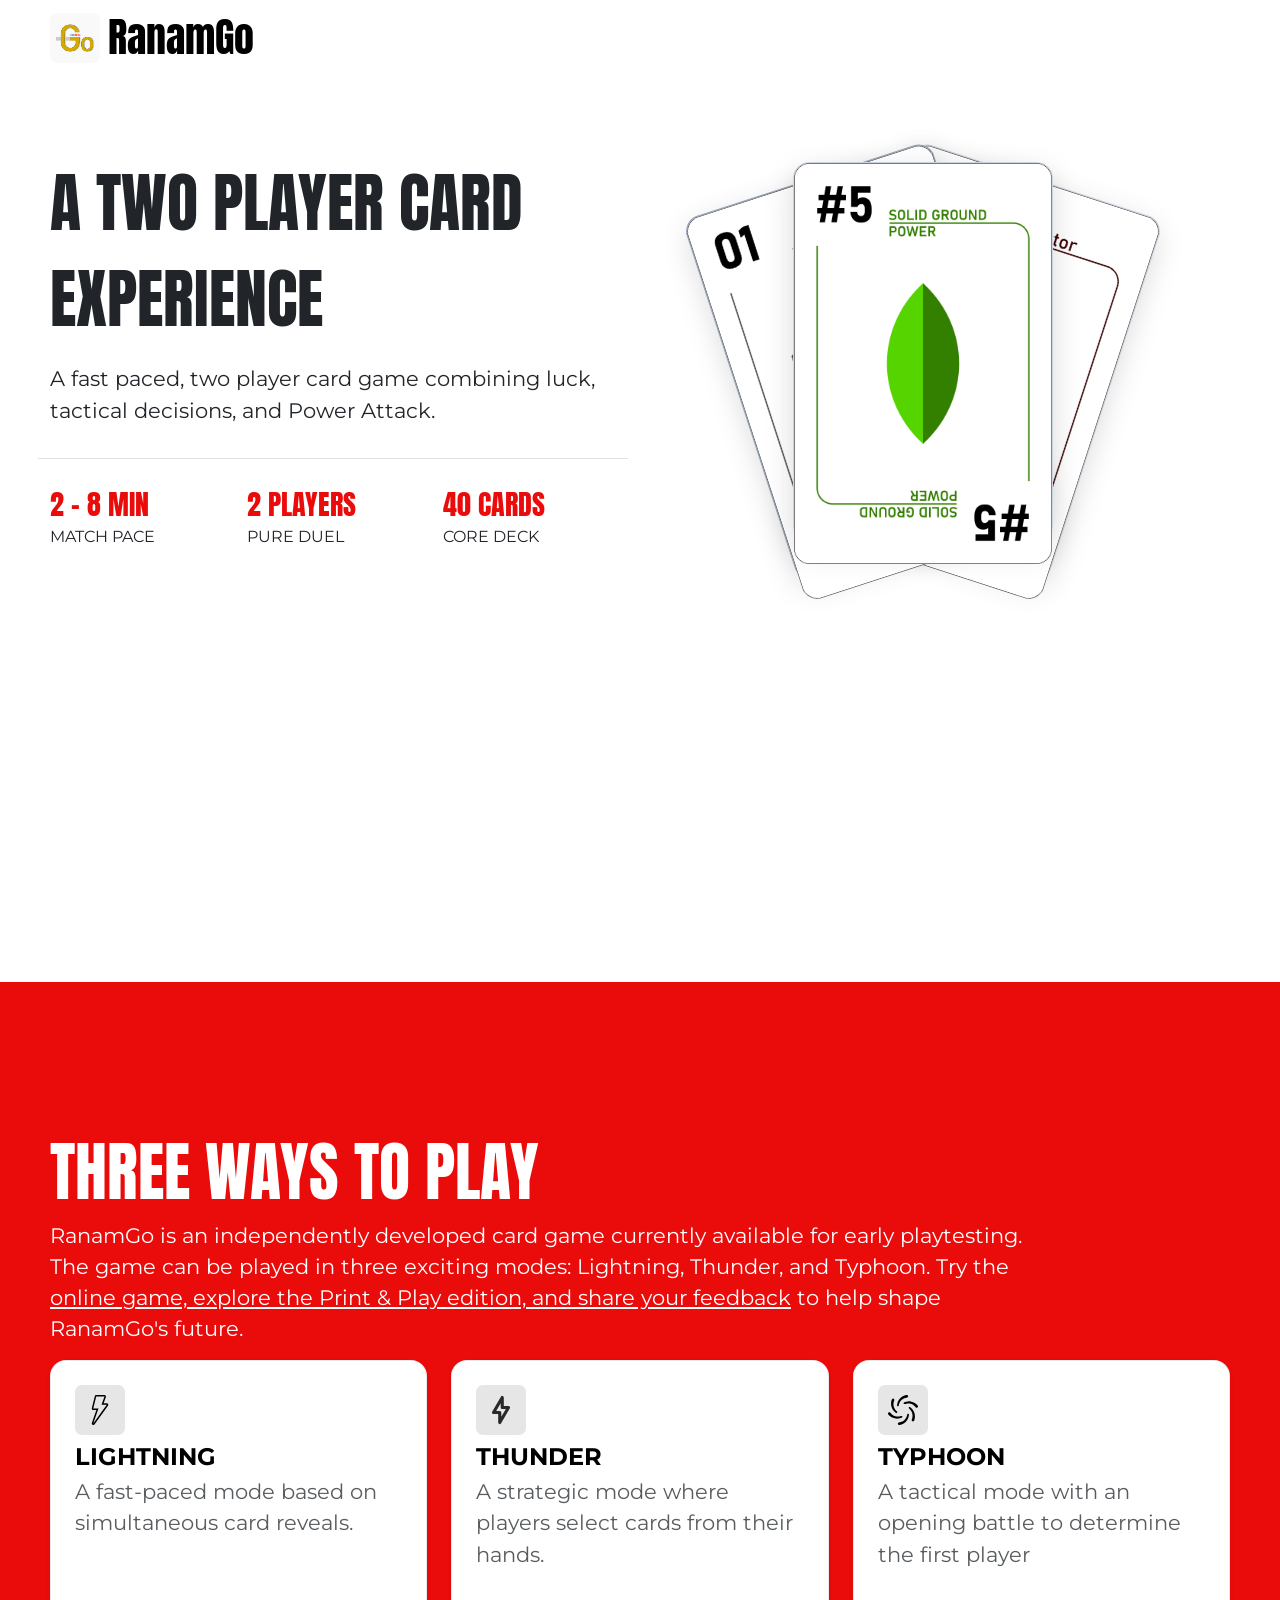
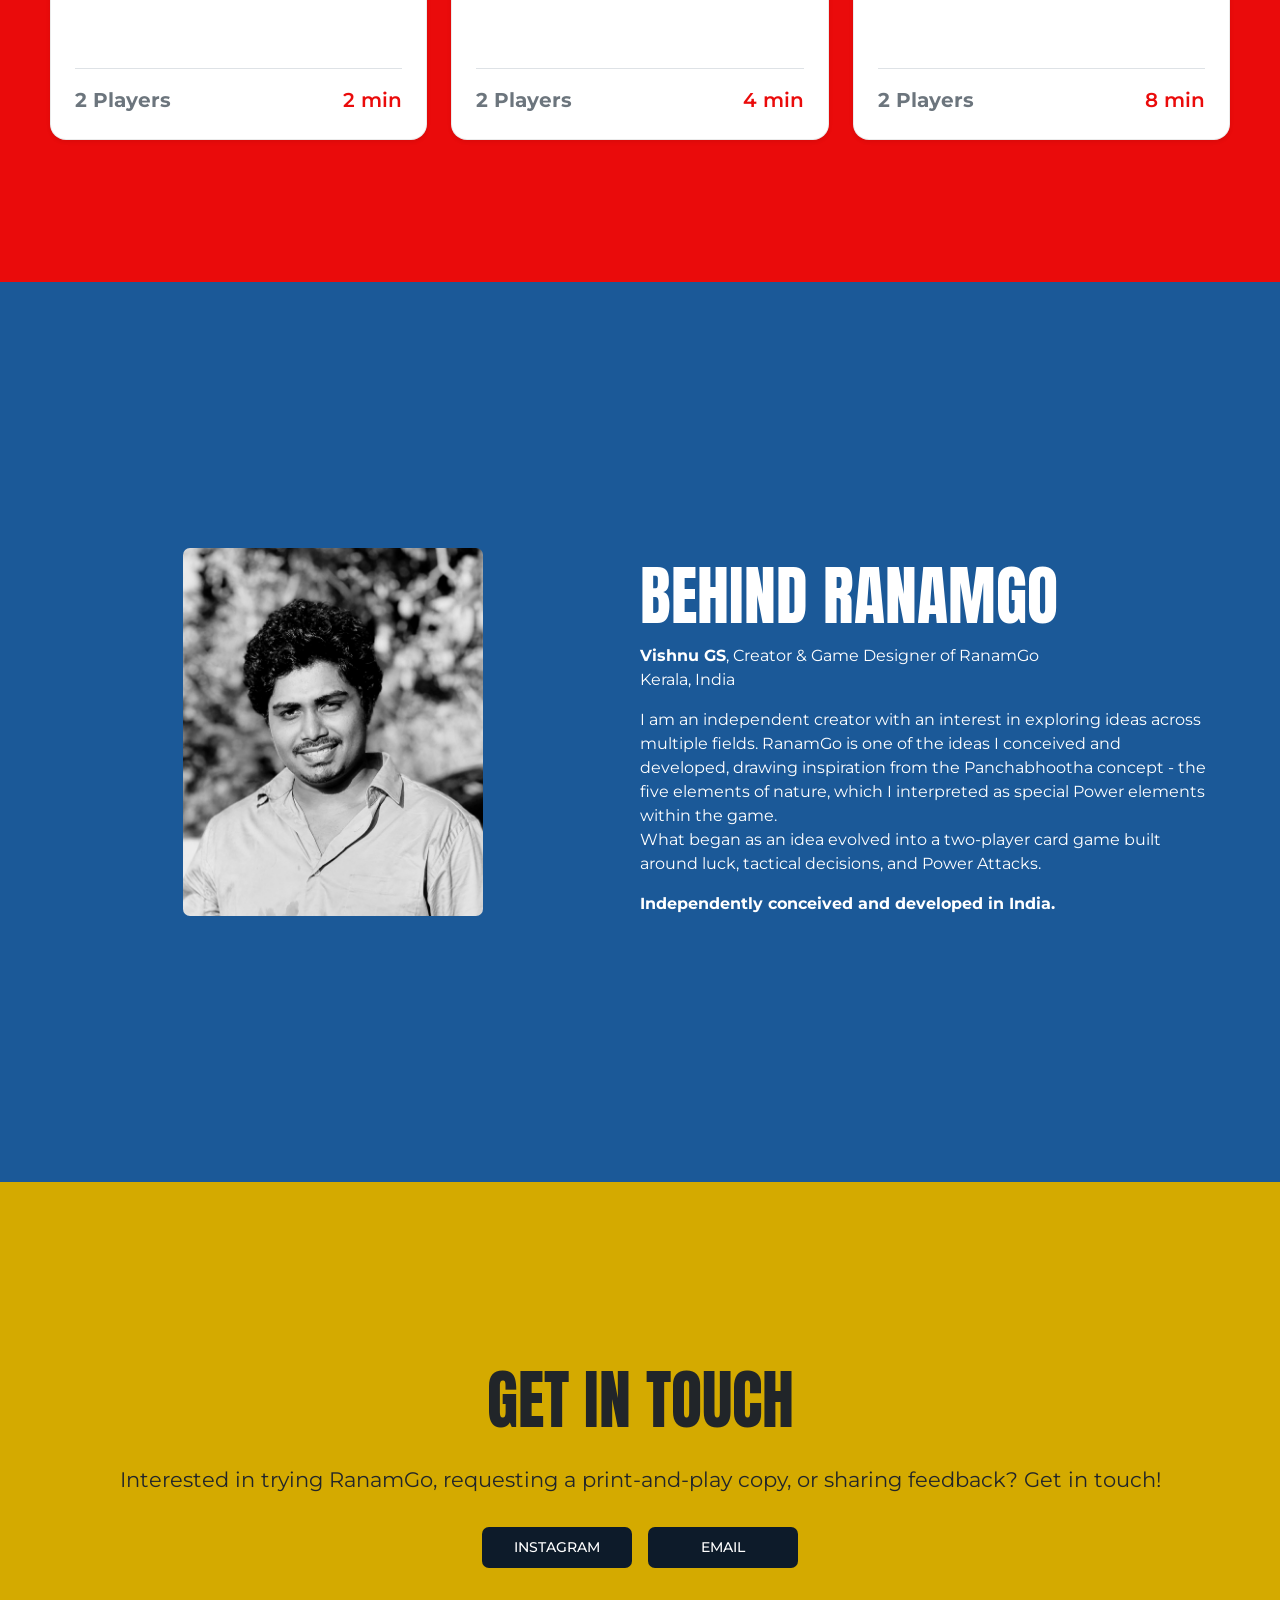
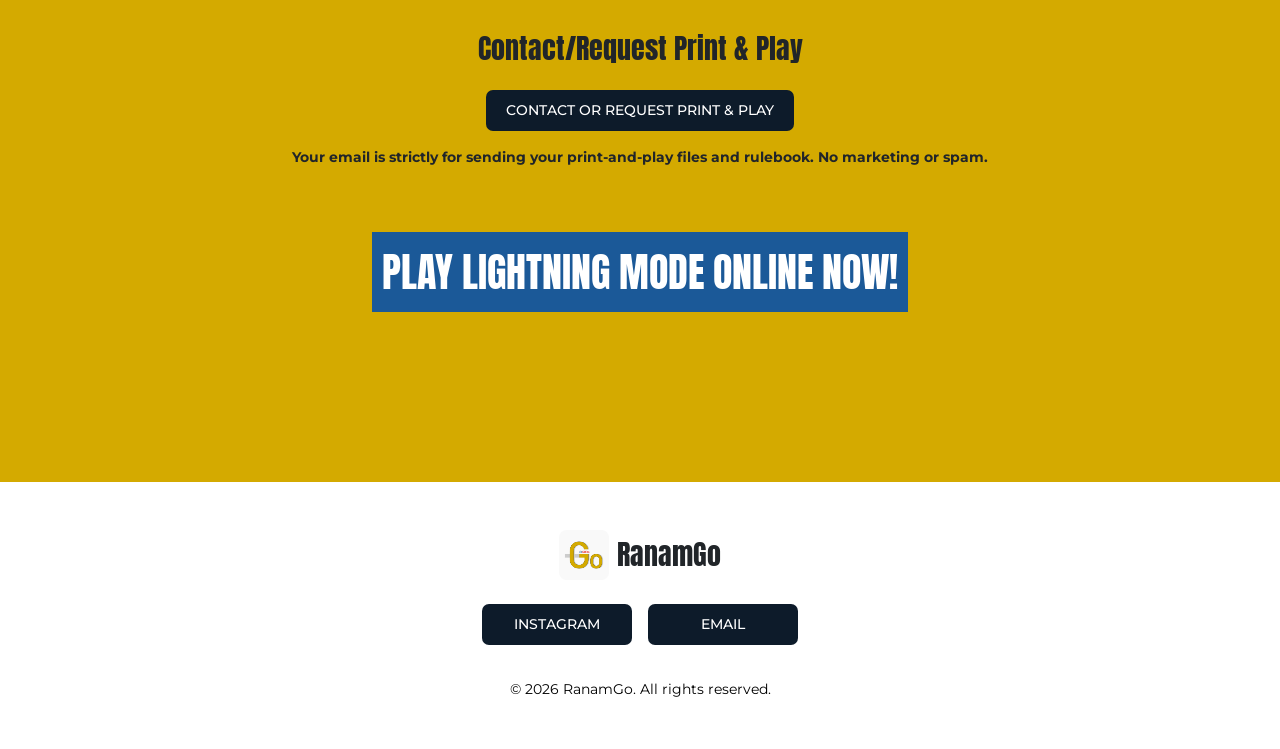
<file: index.html>
<!doctype html>
<html lang="en">
  <head>
    <meta charset="UTF-8" />
    <meta name="viewport" content="width=device-width, initial-scale=1.0" />
    <link rel="icon" type="image/png" href="./public/ranamgo_logo_v4.0.png" />
    <link rel="preconnect" href="https://fonts.googleapis.com" />
    <link rel="preconnect" href="https://fonts.gstatic.com" crossorigin />
    <link
      href="https://fonts.googleapis.com/css2?family=Anton&family=Montserrat:ital,wght@0,100..900;1,100..900&display=swap"
      rel="stylesheet" />
    <!-- Updated to stable Bootstrap 5.3.3 -->
    <link
      href="https://cdn.jsdelivr.net/npm/bootstrap@5.3.3/dist/css/bootstrap.min.css"
      rel="stylesheet"
      integrity="sha384-QWTKZyjpPEjISv5WaRU9OFeRpok6YctnYmDr5pNlyT2bRjXh0JMhjY6hW+ALEwIH"
      crossorigin="anonymous" />
    <link rel="stylesheet" href="style.css" />
    <title>RanamGo</title>
  </head>
  <body>
    <header class="side-padding">
      <!-- As a link -->
      <nav class="navbar fg-2">
        <div>
          <a class="navbar-brand d-flex align-items-stretch gap-2" href="/">
            <img
              src="/public/ranamgo_logo_v4.0.png"
              alt="RanamGo"
              class="logo"
              width="70"
              height="70" />
            <h1>RanamGo</h1>
          </a>
        </div>
      </nav>
    </header>

    <!-- Banner -->
    <section class="section side-padding">
      <div class="row w-100 d-flex align-items-center">
        <div class="col-md-12 col-lg-6">
          <div class="d-flex flex-column gap-3">
            <div class="main-heading text-center text-lg-start">
              a two player card experience
            </div>
            <p class="text-center text-lg-start">
              A fast paced, two player card game combining luck, tactical
              decisions, and Power Attack.
            </p>
            <div
              class="row border-top pt-4 text-center text-lg-start gap-lg-0 gap-4">
              <div class="col-lg-4 col-md-12 col-sm-12">
                <div
                  class="fs-3 anton text-uppercase"
                  style="color: var(--primary-color)">
                  2 - 8 min
                </div>
                <div class="mont text-uppercase">match pace</div>
              </div>
              <div class="col-lg-4 col-md-12 col-sm-12">
                <div
                  class="fs-3 anton text-uppercase"
                  style="color: var(--primary-color)">
                  2 players
                </div>
                <div class="mont text-uppercase">pure duel</div>
              </div>
              <div class="col-lg-4 col-md-12 col-sm-12">
                <div
                  class="fs-3 anton text-uppercase"
                  style="color: var(--primary-color)">
                  40 cards
                </div>
                <div class="mont text-uppercase">core deck</div>
              </div>
            </div>
          </div>
        </div>
        <div class="col-md-12 col-lg-6">
          <div class="card-stack">
            <div class="card bottom-card">
              <img
                src="./public/destructor_card.png"
                alt="RanamGo - 2 player card game lightning card" />
            </div>

            <!-- Middle Card (Rotated Left) -->
            <div class="card middle-card">
              <img
                src="./public/normal_card.png"
                alt="RanamGo - 2 player card game lightning card" />
            </div>

            <!-- Top Card (Vertical) -->
            <div class="card top-card">
              <img
                src="./public/power_card.png"
                alt="RanamGo - 2 player card game lightning card" />
            </div>
          </div>
        </div>
      </div>
    </section>

    <!-- Game modes -->
    <section
      class="section side-padding py-5 text-white d-flex align-items-center"
      style="background-color: var(--primary-color)">
      <div class="flex-column gap-3">
        <div class="main-heading text-lg-start text-center">three ways to play</div>
        <p class="text-center text-lg-start" style="max-width: 1000px">
          RanamGo is an independently developed card game currently available
          for early playtesting. The game can be played in three exciting modes:
          Lightning, Thunder, and Typhoon. Try the
          <a
             href="#contact-section" style="color: white;">online game, explore the Print & Play edition, and share your
            feedback</a
          >
          to help shape RanamGo's future.
        </p>
        <div class="row g-4">
          <!-- Card Item 1 -->
          <div class="col-12 col-md-4">
            <div class="custom-card p-4 shadow-sm h-100">
              <div class="d-flex flex-column h-100 justify-content-between">
                <div>
                  <img
                    class="mode-icon mb-2"
                    src="./public/lightning-icon.svg"
                    alt="RanamGo - a 2 player game - lightning mode" />
                  <h4 class="fw-bold mb-1 text-black text-uppercase">
                    Lightning
                  </h4>
                  <p class="text-muted mb-0">
                    A fast-paced mode based on simultaneous card reveals.
                  </p>
                </div>
                <div
                  class="d-flex justify-content-between align-items-center pt-3 border-top text-secondary small">
                  <span class="fw-bold fs-5">2 Players</span>
                  <span
                    class="fw-semibold fs-5"
                    style="color: var(--primary-color)"
                    >2 min</span
                  >
                </div>
              </div>
            </div>
          </div>

          <!-- Card Item 2 -->
          <div class="col-12 col-md-4">
            <div class="custom-card p-4 shadow-sm h-100">
              <div class="d-flex flex-column h-100 justify-content-between">
                <div>
                  <img
                    class="mode-icon mb-2"
                    src="./public/thunder-icon.svg"
                    alt="RanamGo - a 2 player game - thunder mode" />
                  <h4 class="fw-bold mb-1 text-black text-uppercase">
                    Thunder
                  </h4>
                  <p class="text-muted mb-0">
                    A strategic mode where players select cards from their
                    hands.
                  </p>
                </div>
                <div
                  class="d-flex justify-content-between align-items-center pt-3 border-top text-secondary small">
                  <span class="fw-bold fs-5">2 Players</span>
                  <span
                    class="fw-semibold fs-5"
                    style="color: var(--primary-color)"
                    >4 min</span
                  >
                </div>
              </div>
            </div>
          </div>

          <!-- Card Item 3 -->
          <div class="col-12 col-md-4">
            <div class="custom-card p-4 shadow-sm h-100">
              <div class="d-flex flex-column h-100 justify-content-between">
                <div>
                  <img
                    class="mode-icon mb-2"
                    src="./public/typhoon-icon.svg"
                    alt="RanamGo - a 2 player game - typhoon mode" />
                  <h4 class="fw-bold mb-1 text-black text-uppercase">
                    Typhoon
                  </h4>
                  <p class="text-muted mb-0">
                    A tactical mode with an opening battle to determine the
                    first player
                  </p>
                </div>
                <div
                  class="d-flex justify-content-between align-items-center pt-3 border-top text-secondary small">
                  <span class="fw-bold fs-5">2 Players</span>
                  <span
                    class="fw-semibold fs-5"
                    style="color: var(--primary-color)"
                    >8 min</span
                  >
                </div>
              </div>
            </div>
          </div>
        </div>
      </div>
    </section>

    <!-- Creator Section -->
    <section
      class="section side-padding py-5 text-white d-flex align-items-center"
      style="background-color: var(--secondary-color)">
      <div class="d-flex flex-column gap-3">
        <div class="row g-4 w-100">
          <div class="col-lg-6 col-md-12 d-flex justify-content-center">
            <img
              src="./public/vishnu-creator-designer-ranamgo.jpg"
              style="width: 300px; border-radius: 7px; object-fit: cover"
              alt="RanamGo - 2 player game - creator and designer - vishnu" />
          </div>
          <div class="col-lg-6 col-md-12 text-center text-lg-start">
            <div class="main-heading">behind ranamgo</div>

            <div class="mb-3">
              <div>
                <span class="fw-bold">Vishnu GS</span>,
                <span>Creator & Game Designer of RanamGo</span>
              </div>
              <div>Kerala, India</div>
            </div>

            <div>
              I am an independent creator with an interest in exploring ideas
              across multiple fields. RanamGo is one of the ideas I conceived
              and developed, drawing inspiration from the Panchabhootha concept
              - the five elements of nature, which I interpreted as special
              Power elements within the game.
            </div>

            <div>
              What began as an idea evolved into a two-player card game built
              around luck, tactical decisions, and Power Attacks.
            </div>

            <div class="fw-bold mt-3">
              Independently conceived and developed in India.
            </div>
          </div>
        </div>
      </div>
    </section>

    <!-- Contanct Section -->
    <section
      class="section side-padding py-5 d-flex flex-column gap-3 align-items-center justify-content-center"
      style="background-color: var(--tertiary-color)" id="contact-section">
      <div class="main-heading text-center">get in touch</div>
      <p class="text-center text-lg-start">
        Interested in trying RanamGo, requesting a print-and-play copy, or
        sharing feedback? Get in touch!
      </p>

      <!-- Buttons side-by-side and responsive -->
      <div
        class="d-flex flex-row gap-3 align-items-center justify-content-center flex-wrap">
        <a
          href="https://www.instagram.com/ranamgo"
          target="_blank"
          class="text-decoration-none">
          <button class="contact-btn">instagram</button>
        </a>
        <a
          href="mailto:ranamgo.game@gmail.com"
          target="_blank"
          class="text-decoration-none">
          <button class="contact-btn">email</button>
        </a>
      </div>

      <div class="d-flex flex-column gap-3 mt-5 align-items-center">
        <h3>Contact/Request Print & Play</h3>
        <a
          target="_blank"
          href="https://docs.google.com/forms/d/e/1FAIpQLSepD5z3Kp5ancSZblmBYC_XOMTyLwGGI173fUWOsmF3MMaWdw/viewform?usp=publish-editor">
          <button class="form-btn">contact or request print & play</button>
        </a>
        <small
           class="text-lg-start text-center"><strong
            >Your email is strictly for sending your print-and-play files and
            rulebook. No marketing or spam.</strong
          ></small
        >
        <a target="_blank" href="game.html" class="mt-5">
          <button class="game-btn">play lightning mode online now!</button>
        </a>
      </div>
    </section>

    <!-- Footer -->
    <footer class="side-padding py-5 bg-white">
      <div
        class="container d-flex flex-column align-items-center justify-content-center text-center gap-4">
        <!-- Logo & Brand Name -->
        <div>
          <a
            class="navbar-brand d-flex align-items-center justify-content-center gap-2 text-decoration-none"
            href="/">
            <img
              src="/public/ranamgo_logo_v4.0.png"
              alt="RanamGo"
              class="logo"
              width="50"
              height="50" />
            <h3 class="m-0">RanamGo</h3>
          </a>
        </div>

        <!-- Instagram & Email Links -->
        <div
          class="d-flex flex-row gap-3 align-items-center justify-content-center flex-wrap">
          <a
            href="https://www.instagram.com/ranamgo"
            target="_blank"
            class="contact-btn text-decoration-none"
            >instagram</a
          >
          <a
            href="mailto:ranamgo.game@gmail.com"
            target="_blank"
            class="contact-btn text-decoration-none"
            >email</a
          >
        </div>

        <!-- Copyright Text -->
        <div class="text-black mt-2">
          <small>&copy; 2026 RanamGo. All rights reserved.</small>
        </div>
      </div>
    </footer>

    <!-- Updated JS bundle to match version 5.3.3 -->
    <script
      src="https://cdn.jsdelivr.net/npm/bootstrap@5.3.3/dist/js/bootstrap.bundle.min.js"
      integrity="sha384-YvpcrYf0tY3lHB60NNkmXc5s9fDVZLESaAA55NDzOxhy9GkcIdslK1eN7N6jIeHz"
      crossorigin="anonymous"></script>
  </body>
</html>
</file>
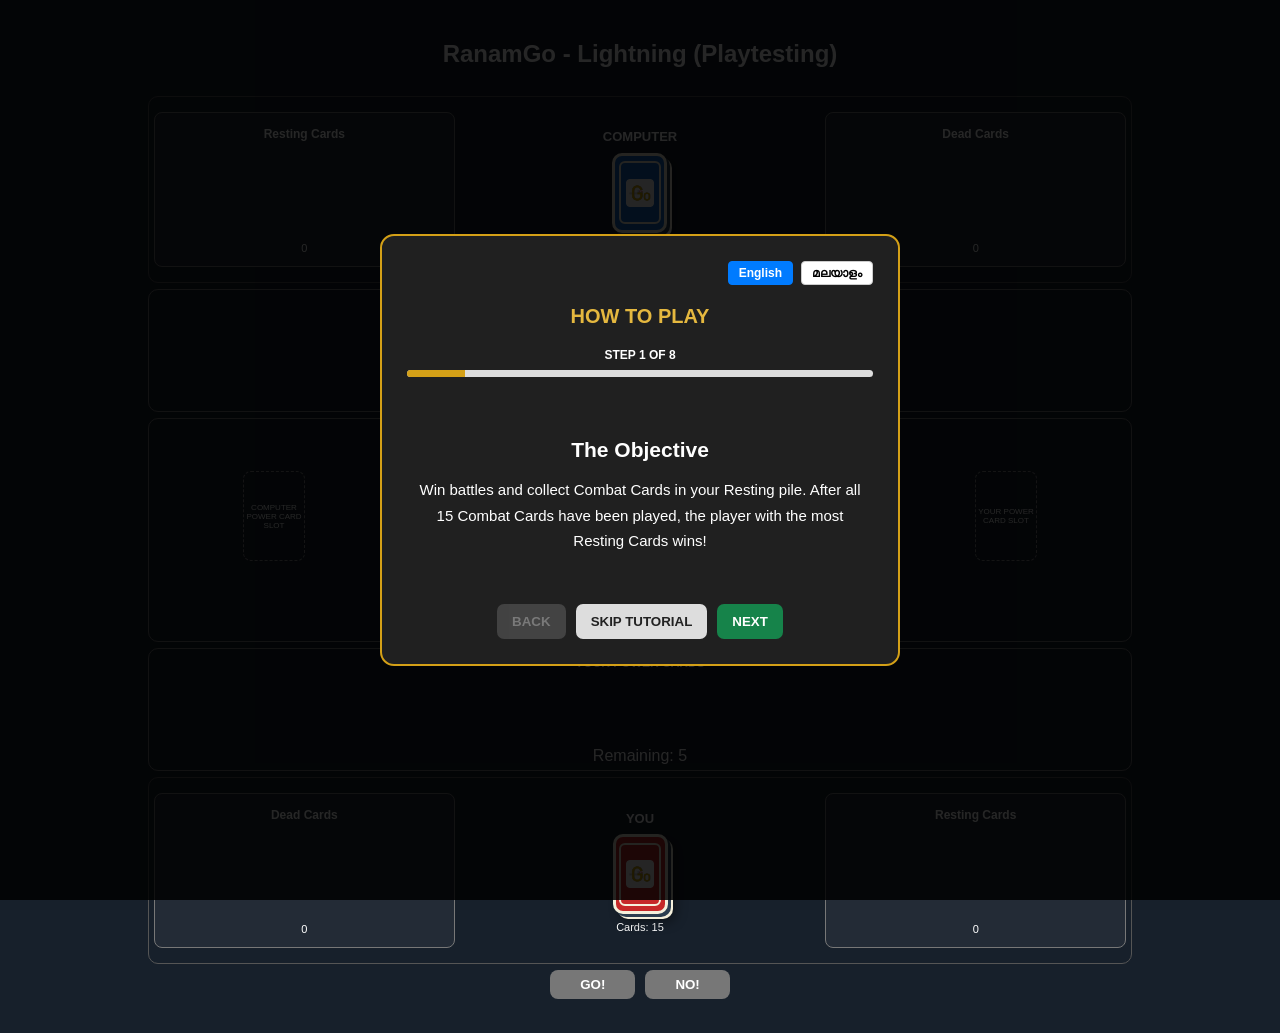
<file: game.html>
<!doctype html>
<html lang="en">
  <head>
    <meta charset="UTF-8" />
    <meta name="viewport" content="width=device-width, initial-scale=1.0" />
    <link rel="icon" type="image/png" href="./public/ranamgo_logo_v4.0.png" />
    <title>Play game!</title>
    <link rel="stylesheet" href="game.css" />
  </head>
  <body>
    <main class="game-container">
      <h2>RanamGo - Lightning (Playtesting)</h2>

      <section class="game-board">
        <!-- LAYER 1: COMPUTER COMBAT CARDS -->
        <section class="player-row computer-row">
          <div class="pile">
            <h4>Resting Cards</h4>
            <div id="computer-resting" class="pile-cards"></div>
            <span id="computer-resting-count">0</span>
          </div>

          <div class="deck-area">
            <h3>COMPUTER</h3>
            <div id="computer-cards" class="deck-container">
              <div class="card-back blue-back">
                <div class="card-back-pattern">
                  <img src="./public/ranamgo_logo_v4.0.png" alt="ranamGo" />
                </div>
              </div>
            </div>
            <span>Cards: <span id="computer-count">15</span></span>
          </div>

          <div class="pile">
            <h4>Dead Cards</h4>
            <div id="computer-dead" class="pile-cards"></div>
            <span id="computer-dead-count">0</span>
          </div>
        </section>

        <!-- LAYER 2: COMPUTER POWER CARDS -->
        <section class="power-row computer-power-row">
          <h3>COMPUTER POWER CARDS</h3>

          <div id="computer-power-cards" class="power-card-row">
            <!-- Five Power Cards will be created by JavaScript -->
          </div>

          <span>Remaining: <span id="computer-power-count">5</span></span>
        </section>

        <!-- LAYER 3: BATTLEFIELD -->
        <section class="battle-area">
          <h3>BATTLE FIELD</h3>

          <div class="battle-slots">
            <div class="card-slot" id="computer-power-slot">
              COMPUTER POWER CARD SLOT
            </div>

            <div class="card-slot" id="computer-slot">
              COMPUTER COMBAT CARD SLOT
            </div>

            <div class="card-slot" id="player-slot">YOUR POWER CARD SLOT</div>

            <div class="card-slot" id="player-power-slot">
              YOUR POWER CARD SLOT
            </div>
          </div>

          <div id="game-status">Ready to play</div>
        </section>

        <!-- LAYER 4: PLAYER POWER CARDS -->
        <section class="power-row player-power-row">
          <h3>YOUR POWER CARDS</h3>

          <div id="player-power-cards" class="power-card-row">
            <!-- Five Power Cards will be created by JavaScript -->
          </div>

          <span>Remaining: <span id="player-power-count">5</span></span>
        </section>

        <!-- LAYER 5: PLAYER COMBAT CARDS -->
        <section class="player-row human-row">
          <div class="pile">
            <h4>Dead Cards</h4>
            <div id="player-dead" class="pile-cards"></div>
            <span id="player-dead-count">0</span>
          </div>

          <div class="deck-area">
            <h3>YOU</h3>
            <div id="player-cards" class="deck-container">
              <div class="card-back red-back">
                <div class="card-back-pattern">
                  <img
                    src="./public/ranamgo_logo_v4.0.png"
                    alt="RanamGo logo" />
                </div>
              </div>
            </div>
            <span>Cards: <span id="player-count">15</span></span>
          </div>

          <div class="pile">
            <h4>Resting Cards</h4>
            <div id="player-resting" class="pile-cards"></div>
            <span id="player-resting-count">0</span>
          </div>
        </section>

        <!-- GO BUTTON -->
        <div class="go-area">
          <button id="go-button" disabled>GO!</button>
          <button id="no-button" disabled>NO!</button>
        </div>
      </section>
      <!-- <p id="game-status">Game is ready to be built.</p> -->
    </main>

    <!-- HOW TO PLAY TUTORIAL -->
    <div id="tutorial-modal" class="modal hidden">
      <div class="modal-content tutorial-content">
        <div class="lang-toggle">
          <button id="btn-en" class="active">English</button>
          <button id="btn-ml">മലയാളം</button>
        </div>
        <h2>HOW TO PLAY</h2>

        <div class="tutorial-progress">
          <span id="tutorial-step-count">STEP 1 OF 6</span>
          <div class="tutorial-progress-track">
            <div id="tutorial-progress-fill"></div>
          </div>
        </div>

        <div class="tutorial-step">
          <h3 id="tutorial-title">The Objective</h3>
          <p id="tutorial-description">
            Win battles and collect Combat Cards in your Resting pile. The
            player with the most Resting Cards wins!
          </p>
        </div>

        <div class="tutorial-buttons">
          <button id="tutorial-back-button" disabled>BACK</button>

          <button id="tutorial-skip-button">SKIP TUTORIAL</button>

          <button id="tutorial-next-button">NEXT</button>
        </div>
      </div>
    </div>

    <!-- SELECT PLAYER SET -->
    <div id="colour-selection-modal" class="modal hidden">
      <div class="modal-content colour-selection-content">
        <h2>CHOOSE YOUR COLOUR</h2>
        <p>Select the Combat Card colour you want to play with.</p>

        <div class="colour-options">
          <button class="colour-option red-option" data-colour="red">
            <span>RED</span>
          </button>

          <button class="colour-option blue-option" data-colour="blue">
            <span>BLUE</span>
          </button>
        </div>

        <p id="colour-selection-message">Choose your colour to continue.</p>

        <button id="colour-selection-continue" disabled>CONTINUE</button>
      </div>
    </div>

    <!-- INITIAL POWER CARD SELECTION MODAL -->
    <div id="power-selection-modal" class="modal hidden">
      <div class="modal-content power-selection-content">
        <h2>SELECT YOUR POWER CARD</h2>

        <p id="power-selection-message">
          Choose one card. You can reveal only one!
        </p>

        <div id="power-selection-cards" class="power-selection-cards">
          <!-- Five cards will be created by JavaScript -->
        </div>

        <button id="power-selection-close-button" disabled>START GAME</button>
      </div>
    </div>

    <!-- POWER ATTACK MODAL -->
    <div id="power-modal" class="modal hidden">
      <div class="modal-content">
        <h2>POWER ATTACK!</h2>

        <p id="power-message">Waiting for Power Cards...</p>

        <div class="power-battle-slots">
          <div class="power-player">
            <h3>COMPUTER</h3>
            <div id="modal-computer-power" class="modal-power-slot"></div>
          </div>

          <div class="power-player">
            <h3>YOU</h3>
            <div id="modal-player-power" class="modal-power-slot"></div>
          </div>
        </div>

        <button id="power-play-button">PLAY</button>
      </div>
    </div>

    <!-- GO / STOP PENALTY MODAL -->
    <div id="penalty-modal" class="modal hidden">
      <div class="modal-content penalty-content">
        <h2>PENALTY!</h2>

        <p>You touched the shared Power deck without declaring GO.</p>

        <p>
          The computer wins this battle. Both Combat Cards are moved to the
          computer's Resting pile.
        </p>

        <button id="penalty-close-button">CONTINUE</button>
      </div>
    </div>

    <!-- GAME OVER MODAL -->
    <div id="game-over-modal" class="modal hidden">
      <div class="modal-content game-over-content">
        <h2>GAME OVER!</h2>

        <h1 id="final-winner">YOU WIN!</h1>

        <div class="final-score">
          <!-- PLAYER RESULTS -->
          <div class="final-player">
            <h3 id="player-result-title">YOU</h3>

            <p>Resting Cards</p>
            <div id="final-player-resting">0</div>

            <p>Dead Cards</p>
            <div id="final-player-dead">0</div>
          </div>

          <!-- COMPUTER RESULTS -->
          <div class="final-player">
            <h3 id="computer-result-title">COMPUTER</h3>

            <p>Resting Cards</p>
            <div id="final-computer-resting">0</div>

            <p>Dead Cards</p>
            <div id="final-computer-dead">0</div>
          </div>
        </div>

        <!-- REMAINING POWER CARDS -->
        <div class="remaining-power">
          <h3>REMAINING POWER CARDS</h3>
          <div id="final-power-count">0</div>
        </div>

        <!-- PLAY AGAIN BUTTON -->
        <button id="play-again-button">PLAY AGAIN</button>
        <a
          href="https://docs.google.com/forms/d/e/1FAIpQLSepD5z3Kp5ancSZblmBYC_XOMTyLwGGI173fUWOsmF3MMaWdw/viewform?usp=publish-editor"
          id="feedback-button"
          >SEND FEEDBACK</a
        >
      </div>
    </div>

    <!-- SUDDEN DEATH MODAL -->
    <div id="sudden-death-modal" class="modal hidden">
      <div class="modal-content sudden-death-content">
        <h2>SUDDEN DEATH</h2>
        <h1>THE FINAL SHOWDOWN</h1>

        <p>The regular battle is over!</p>

        <p>
          Both players have the same number of Resting Cards. It's time to
          settle the game through Sudden Death!
        </p>

        <div class="sudden-death-rules">
          <h3>HOW IT WORKS</h3>

          <ul>
            <li>
              Both players use their Resting Cards as their new Combat decks.
            </li>

            <li>Both players reveal one Combat Card in each battle.</li>

            <li>
              Power Attacks are allowed when enough Power Cards are available.
            </li>

            <li>
              If a Power Attack is unavailable, the higher-value Combat Card
              wins.
            </li>

            <li>If a Power Attack ends in a tie, the battle continues.</li>

            <li>
              The first player to win a battle wins the game! (Higher-valued
              card wins the game)
            </li>
          </ul>
        </div>

        <button id="sudden-death-begin-button">LET'S BEGIN</button>
      </div>
    </div>

    <script src="cards.js"></script>
    <script src="game.js"></script>
  </body>
</html>
</file>
<file: style.css>
:root {
  --primary-color: #ea0b0bff;
  --secondary-color: #1b5998ff;
  --tertiary-color: #d4aa00ff;
  --neutral-color: #0D1B2A;
}

/* 1. Global Box-Sizing & Reset */
*, *::before, *::after {
  box-sizing: border-box;
  margin: 0;
  padding: 0;
}

body {
  font-family: "Montserrat", sans-serif;
}

h1, h2, h3, .main-heading, .game-btn {
  font-family: "Anton", sans-serif;
}

.anton {
  font-family: "Anton", sans-serif;
}

.mont {
  font-family: "Montserrat", sans-serif;
}

h1 {
  font-size: 2em;
}

p {
  font-size: 1.3em;
}

.main-heading {
  font-size: 4em;
  text-transform: uppercase;
}

.section {
  min-height: 100vh;
}

.logo {
  width: 50px;
  height: 50px;
}

.side-padding {
  padding-inline: 50px;
}

/* Container holding the card stack */
/* Container holding the card stack */
.card-stack {
  position: relative;
  width: 260px;
  height: 380px;
  margin: 80px auto;
}

@media (max-width: 998px) {
  .card-stack {
    width: 195px;
    height: 285px;
  }
}

.game-btn {
  font-size: 2.5em;
  padding: 10px;
  background-color: var(--secondary-color);
  text-transform: uppercase;
  color: white;
  outline: none;
  border: none;
}

.game-btn:hover {
  background-color: #1d3957;
}
/* Base styles for all cards */
.card {
  position: absolute;
  top: 0;
  left: 0;
  width: 100%;
  height: 100%;
  border-radius: 16px;
  box-sizing: border-box;
  box-shadow: 0 10px 30px rgba(0, 0, 0, 0.15);
  display: flex;
  flex-direction: column;
  justify-content: flex-start;
  align-items: center;
  text-align: center;
  
  /* CRITICAL: Pivot from the bottom center, like holding cards in hand */
  transform-origin: bottom center;
  transition: transform 0.4s cubic-bezier(0.175, 0.885, 0.32, 1.275);
}

.card img {
  width: 100%;
}

/* Bottom Card: Rotated to the right */
.bottom-card {
  background: #f1f5f9;
  border: 1px solid #cbd5e1;
  z-index: 1;
  transform: rotate(18deg);
}

/* Middle Card: Rotated to the left */
.middle-card {
  background: #e2e8f0;
  border: 1px solid #94a3b8;
  z-index: 2;
  transform: rotate(-18deg);
}

/* Top Card: Straight up in the center */
.top-card {
  background: #ffffff;
  border: 1px solid #cbd5e1;
  z-index: 3;
  transform: rotate(0deg);
}

/* Optional: Spread out more when hovering over the stack */
.card-stack:hover .bottom-card {
  transform: rotate(28deg) translateY(-10px);
}

.card-stack:hover .middle-card {
  transform: rotate(-28deg) translateY(-10px);
}

.card-stack:hover .top-card {
  transform: rotate(0deg) translateY(-20px);
}

/* Custom Card Design with a minimum height */
.custom-card {
  border-radius: 1rem;
  background-color: #ffffff;
  border: 1px solid rgba(0, 0, 0, 0.08);
  min-height: 380px; /* Adjust this value (e.g., 280px, 320px) to fit your design */
  transition: transform 0.3s ease, box-shadow 0.3s ease;
}

/* Optional hover polish */
.custom-card:hover {
  transform: translateY(-5px);
  box-shadow: 0 1rem 3rem rgba(0, 0, 0, 0.1) !important;
}

.mode-icon {
  width: 50px;
  height: 50px;
  background-color: rgb(230, 230, 230);
  padding: 10px;
  border-radius: 7px;
}

.contact-btn {
  min-width: 150px;
  max-width: 150px;
  width: 100%;
  padding: 10px;
  outline: none;
  border-radius: 7px;
  border: none;
  text-transform: uppercase;
  font-size: 14px;
  font-weight: 500;
  background-color: var(--neutral-color);
  color: white;
  text-decoration: none;
}

.form-btn {
  padding: 10px 20px;
  outline: none;
  border-radius: 7px;
  border: none;
  text-transform: uppercase;
  font-size: 14px;
  font-weight: 500;
  background-color: var(--neutral-color);
  color: white;
  text-decoration: none;
}

.contact-btn:hover, .form-btn:hover {
  background-color: #1d3957;
}
</file>
<file: game.css>
:root {
    --primary-color: #ea0b0bff;
    --secondary-color: #1b5998ff;
    --tertiary-color: #d4aa00ff;
    --neutral-color: #0D1B2A;
}


* {
    box-sizing: border-box;
}

body {
    margin: 0;
    padding: 20px;
    font-family: Arial, sans-serif;
    background: #17202b;
    color: white;
    font-family: "Montserrat", sans-serif;
}

.game-container {
    max-width: 1000px;
    margin: auto;
    text-align: center;
}

/* .game-board {
    width: 100%;
    height: 100dvh;
    padding: 8px;
    display: grid;
    grid-template-rows: minmax(0, 1fr) minmax(0, 1.2fr) minmax(0, 1fr) auto auto;
    gap: 6px;
    overflow: hidden;
} */

.game-board {
    width: 100%;
    min-height: 100dvh;
    padding: 8px;
    display: grid;
    grid-template-rows:
        minmax(0, 1fr) auto minmax(0, 1.2fr) auto minmax(0, 1fr) auto auto;
    gap: 6px;
}

/* Top and bottom player rows */
.player-row {
    display: grid;
    grid-template-columns: 1fr 1.2fr 1fr;
    align-items: center;
    justify-items: center;
    gap: 5px;
    min-height: 0;
    border: 1px solid #555;
    border-radius: 10px;
    padding: 5px;
}

/* Power Card rows */
.power-row {
    display: flex;
    flex-direction: column;
    align-items: center;
    justify-content: center;
    gap: 5px;
    min-width: 0;
    padding: 5px;
    border: 1px solid #777;
    border-radius: 10px;
}

.power-row h3 {
    margin: 2px;
    font-size: 12px;
}

.power-card-row {
    display: flex;
    justify-content: center;
    align-items: center;
    gap: 8px;
    width: 100%;
    min-height: 65px;
    flex-wrap: nowrap;
}

.deck-area,
.pile,
.power-area {
    display: flex;
    flex-direction: column;
    align-items: center;
    justify-content: center;
    text-align: center;
    gap: 4px;
    min-width: 0;
}

/* .player-area,
.battle-area {
    padding: 20px;
    border: 1px solid #526070;
    border-radius: 12px;
    background: #263545;
} */

.deck-area h3,
.power-area h3 {
    margin: 2px;
    font-size: 13px;
}


.pile h4 {
    margin: 2px;
    font-size: 12px;
}

/* .pile-cards {
    min-height: 18px;
} */

.pile span,
.deck-area span,
.power-area span {
    font-size: 11px;
}

.deck-container {
    display: flex;
    justify-content: center;
    align-items: center;
    cursor: pointer;
    min-height: 85px;
}

.card-zone {
    min-height: 100px;
    padding: 15px;
    border: 1px dashed #aab7c4;
    border-radius: 8px;
}

.battle-slots {
    display: flex;
    justify-content: center;
    gap: 20px;
    flex-wrap: wrap;
}

.card-slot {
    background: #17202b;
    width: 62px;
    height: 90px;
    border: 1px dashed #888;
    border-radius: 8px;
    display: flex;
    justify-content: center;
    align-items: center;
    font-size: 8px;
    text-align: center;
    overflow-wrap: break-word;
    word-break: break-word;
}

#game-status {
    margin-top: 25px;
    font-weight: bold;
    border: 2px solid var(--tertiary-color);
    text-align: center;
    font-size: 12px;
    padding: 5px 15px;
    border-radius: 8px;
    animation: gold-pulse 2s infinite;
}

@keyframes gold-pulse {
  0% {
    border-color: rgba(212, 170, 0, 1);
    box-shadow: 0 0 8px rgba(212, 170, 0, 0.6);
  }
  50% {
    border-color: rgba(212, 170, 0, 0.3);
    box-shadow: 0 0 0px rgba(212, 170, 0, 0);
  }
  100% {
    border-color: rgba(212, 170, 0, 1);
    box-shadow: 0 0 8px rgba(212, 170, 0, 0.6);
  }
}

.power-card.game-card, .power-card {
    background-color: #d4a017;
    color: #000000;
    border-color: #fff2b2;
}

.card-back {
    position: relative;
    z-index: 10;
    width: 55px;
    height: 80px;
    flex-shrink: 0;
    border: 3px solid #f5f0dc;
    border-radius: 10px;
    display: flex;
    justify-content: center;
    align-items: center;
    box-shadow: 2px 3px 6px rgba(0, 0, 0, 0.4);
    font-size: 30px;
    font-weight: bold;
    color: #f5f0dc;
    /* Creates the stack effect automatically */
    box-shadow:
        3px 3px 0px 0px #2c3e50,
        /* First card layer offset */
        5px 5px 0px 0px #f5f0dc,
        /* Second card layer offset (border color) */
        8px 8px 12px rgba(0, 0, 0, 0.4);
    /* Drop shadow for depth */
}

.red-back {
    background: #c62828;
}

.blue-back {
    background: #1565c0;
}

.gold-back {
    background: #d4a017;
    color: #382600;
}

.card-back-pattern {
    width: 85%;
    height: 85%;
    border: 2px solid currentColor;
    border-radius: 6px;
    display: flex;
    justify-content: center;
    align-items: center;
    position: relative;
    z-index: 1;
}

.card-back-pattern img {
    width: 75%;
    height: auto;
    object-fit: contain;
}

/* Middle battle row */
.middle-row {
    display: grid;
    grid-template-columns: minmax(0, 1fr) 65px;
    align-items: stretch;
    gap: 6px;
    min-height: 0;
}

.battle-area,
.power-area {
    border: 1px solid #777;
    border-radius: 10px;
    padding: 6px;

}

.battle-area {
    display: flex;
    flex-direction: column;
    align-items: center;
    justify-content: center;
    min-width: 0;
    min-height: 0;
    padding: 6px;
    border: 1px solid #777;
    border-radius: 10px;
}

.battle-area h3 {
    margin: 2px 0 8px;
    font-size: 13px;
}

.battle-slots {
    display: flex;
    justify-content: space-around;
    align-items: center;
    gap: 6px;
    width: 100%;
}

.deck-empty {
    display: none;
}

/* Revealed cards */
.game-card {
    width: 55px;
    height: 80px;
    font-size: 9px;
    display: flex;
    align-items: center;
    justify-content: center;
    flex-direction: column;
    background-color: white;
    color: black;
    font-weight: 500;
}

/* Go button */
.go-area {
    display: flex;
    justify-content: center;
    gap: 10px;
}

#go-button, #no-button {
    padding: 7px 30px;
    border: none;
    border-radius: 8px;
    color: white;
    font-weight: bold;
    cursor: pointer;
}

#go-button {
    background: #16834a;
}

#no-button {
    background: #831616;
}

#go-button:disabled, #no-button:disabled {
    background: #777;
    cursor: not-allowed;
}

.card-piles {
    display: flex;
    justify-content: space-around;
    gap: 20px;
    margin: 25px 0;
    flex-wrap: wrap;
}

.player-piles,
.computer-piles {
    flex: 1;
    min-width: 220px;
}

/* Pile Container - Resting and Dead */

.pile {
    border: 1px solid #777;
    border-radius: 8px;
    padding: 12px;
    margin: 10px 0;
    background: rgba(255, 255, 255, 0.05);
    /* max-width: 70px; */
    width: 100%;
}

.pile-cards {
    position: relative;
    display: flex;
    flex-wrap: wrap;
    gap: 5px;
    min-height: 30px;
    width: 55px;
    height: 75px;
    margin: 8px auto;
}

/* .pile-cards {
    position: relative;
    width: 55px;
    height: 75px;
    margin: 8px auto;
} */

/* .pile-card {
    position: absolute;
    inset: 0;
    width: 100%;
    height: 100%;
    border-radius: 6px;
    background: linear-gradient(135deg, #263b68, #14213d);
    border: 2px solid #d4af37;
    box-sizing: border-box;
    box-shadow:
        2px 2px 0 #777,
        4px 4px 0 #555;
    display: flex;
    align-items: center;
    justify-content: center;
} */

.pile-card {
    position: absolute;
    top: 0;
    left: 0;
    width: 55px;
    height: 75px;
    box-sizing: border-box;
    border-radius: 6px;
    overflow: hidden;
}


.pile-card img {
    width: 75%;
    height: 75%;
    object-fit: contain;
}

/* Add visible depth as cards accumulate */
.pile-card:nth-child(2) {
    box-shadow: 2px 2px 0 #777, 4px 4px 0 #555,
        6px 6px 0 #444;
}

.pile-card:nth-child(3) {
    box-shadow: 2px 2px 0 #777, 4px 4px 0 #555,
        6px 6px 0 #444, 8px 8px 0 #333;
}

/* Card-back pattern alignment */
.pile-card .card-back-pattern {
    width: 100%;
    height: 100%;
    display: flex;
    align-items: center;
    justify-content: center;
}

.pile-card .card-back-pattern img {
    display: block;
    width: 75%;
    height: 75%;
    object-fit: contain;
}


/* 
.pile-cards {
    
    width: 55px;
    height: 75px;
    margin: 8px auto;
} */

.pile p {
    margin-bottom: 0;
}


.modal {
    position: fixed;
    inset: 0;
    background: rgba(0, 0, 0, 0.85);
    display: flex;
    justify-content: center;
    align-items: center;
    z-index: 1000;
    padding: 12px;
}

.modal.hidden {
    display: none;
}

.modal-content {
    width: min(420px, 95vw);
    background: #202020;
    border: 2px solid #d4a017;
    border-radius: 14px;
    padding: 20px 12px;
    text-align: center;
}

.modal-content h2 {
    color: #e5b83f;
    font-size: 20px;
}

.power-battle-slots {
    display: flex;
    justify-content: space-around;
    gap: 15px;
    margin: 20px 0;
}

.power-player {
    display: flex;
    flex-direction: column;
    align-items: center;
    gap: 10px;
}

.modal-power-slot {
    width: 90px;
    height: 130px;
    border: 1px dashed #d4a017;
    border-radius: 9px;
    display: flex;
    justify-content: center;
    align-items: center;
}

.modal-power-slot .game-card {
    width: 80px;
    height: 116px;
}

#power-play-button {
    padding: 10px 35px;
    border: none;
    border-radius: 8px;
    background: #d4a017;
    color: #222;
    font-weight: bold;
    cursor: pointer;
}

.penalty-content h2 {
    color: #ff5252;
}

.penalty-content p {
    line-height: 1.5;
    font-size: 14px;
}


/* Game over modal */
.game-over-content {
    width: 90%;
    max-width: 500px;
    max-height: 90vh;
    overflow-y: auto;
    text-align: center;
    padding: 20px;
}

.game-over-content h2 {
    margin-bottom: 10px;
}

#final-winner {
    margin: 10px 0 20px;
    color: #d4af37;
}

.final-score {
    display: grid;
    grid-template-columns: 1fr 1fr;
    gap: 12px;
}

.final-player {
    background: rgba(128, 128, 128, 0.15);
    border-radius: 10px;
    padding: 12px;
}

.final-player h3 {
    font-size: 14px;
}

.final-player p {
    margin: 12px 0 3px;
    font-size: 13px;
}

.final-player div {
    font-size: 24px;
    font-weight: bold;
}

.remaining-power {
    margin-top: 20px;
}

#final-power-count {
    font-size: 28px;
    font-weight: bold;
    margin-top: 5px;
}

#play-again-button, #feedback-button, #sudden-death-begin-button, #penalty-close-button, #colour-selection-continue {
    margin-top: 22px;
    padding: 12px 28px;
    border: none;
    border-radius: 8px;
    background: #d4af37;
    color: #222;
    font-weight: bold;
    font-size: 16px;
    cursor: pointer;
}

#feedback-button {
    text-decoration: none;
}


#play-again-button:hover, #feedback-button:hover, #colour-selection-continue:hover {
    opacity: 0.85;
}

/* Player set modal */
.colour-selection-content {
    text-align: center;
    max-width: 450px;
    padding: 30px;
}

.colour-options {
    display: flex;
    justify-content: center;
    gap: 20px;
    margin: 25px 0;
}

.colour-option {
    width: 130px;
    height: 170px;
    border-radius: 12px;
    border: 3px solid transparent;
    cursor: pointer;
    font-size: 22px;
    font-weight: bold;
    color: white;
    transition: transform 0.2s, border-color 0.2s;
}

.red-option {
    background: #a83232;
}

.blue-option {
    background: #245aa5;
}

.colour-option:hover {
    transform: translateY(-5px);
}

.colour-option.selected {
    border-color: #e0b43c;
    transform: translateY(-5px);
}

#colour-selection-continue:disabled {
    opacity: 0.5;
    cursor: not-allowed;
}

/* Card movement towards a collection pile */
.moving-card {
    position: fixed !important;
    z-index: 9999 !important;
    margin: 0 !important;
    pointer-events: none;
    transition:
        left 0.65s ease-in-out,
        top 0.65s ease-in-out,
        width 0.65s ease-in-out,
        height 0.65s ease-in-out;
}


.moving-deck-card {
    position: fixed !important;
    z-index: 9999 !important;
    margin: 0 !important;
    pointer-events: none;

    transition:
        left 0.65s ease-in-out,
        top 0.65s ease-in-out,
        width 0.65s ease-in-out,
        height 0.65s ease-in-out;
}


/* SUDDEN DEATH BATTLE MODAL */
.sudden-death-content {
    text-align: center;
    max-width: 600px;
    width: 100%;
    max-height: 100vh;
    padding: 30px;
    overflow-y: auto;
}

.sudden-death-content h2 {
    color: #e0b43c;
    font-size: 28px;
    margin-bottom: 10px;
}

.sudden-death-content h1 {
    font-size: 23px;
    margin-bottom: 20px;
}

.sudden-death-content p {
    line-height: 1.6;
    margin-bottom: 15px;
}

.sudden-death-rules {
    text-align: left;
    margin: 20px 0;
}

.sudden-death-rules h3 {
    text-align: center;
    margin-bottom: 12px;
}

.sudden-death-rules ul {
    padding-left: 22px;
}

.sudden-death-rules li {
    margin-bottom: 10px;
    line-height: 1.5;
}

#sudden-death-begin-button {
    margin-top: 15px;
    cursor: pointer;
}


/* INITIAL POWER CARD SELECTION */

.power-selection-content {
    width: min(550px, 95vw);
}

.power-selection-cards {
    display: flex;
    justify-content: center;
    align-items: center;
    gap: 10px;
    margin: 25px 0;
}

.power-choice-card {
    width: 65px;
    height: 95px;
    flex-shrink: 0;
    border: 3px solid #f5f0dc;
    border-radius: 9px;
    background: #d4a017;
    color: #222;
    display: flex;
    justify-content: center;
    align-items: center;
    text-align: center;
    font-weight: bold;
    font-size: 12px;
    cursor: pointer;
    box-shadow: 2px 3px 6px rgba(0, 0, 0, 0.4);
    transition: transform 0.25s;
}

.power-choice-card:hover:not(.disabled) {
    transform: translateY(-6px);
}

.power-choice-card.disabled {
    opacity: 0.4;
    cursor: not-allowed;
}

.power-choice-card.revealed {
    background: #fff2b2;
    border-color: #d4a017;
    cursor: default;
}

#power-selection-close-button {
    padding: 10px 30px;
    border: none;
    border-radius: 8px;
    background: #16834a;
    color: white;
    font-weight: bold;
    cursor: pointer;
}

#power-selection-close-button:disabled {
    background: #777;
    cursor: not-allowed;
}


/* MAIN PLAYGROUND POWER CARDS */

.power-row-card {
    width: 42px;
    height: 62px;
    flex-shrink: 0;
    border: 2px solid #f5f0dc;
    border-radius: 7px;
    background: #d4a017;
    color: #222;
    display: flex;
    justify-content: center;
    align-items: center;
    font-size: 8px;
    font-weight: bold;
    cursor: pointer;
}

.power-row-card:hover {
    transform: scale(1.1);
    transition: all 0.2s linear;
}

.power-row-card.used {
    visibility: hidden;
}

.power-row-card.empty {
    visibility: hidden;
    pointer-events: none;
}


/* HOW TO PLAY TUTORIAL */

.lang-toggle {
    display: flex;
    gap: 8px;
    margin-bottom: 20px;
    justify-content: end;
}

.lang-toggle button {
    padding: 4px 10px;
    /* Made padding smaller */
    font-size: 12px;
    /* Reduced font size */
    border: 1px solid #ccc;
    background: #fff;
    cursor: pointer;
    border-radius: 4px;
    font-weight: bold;
    transition: all 0.2s ease;
}

.lang-toggle button.active {
    background: #007bff;
    color: #fff;
    border-color: #007bff;
}

.tutorial-content {
    width: min(520px, 94vw);
    text-align: center;
    padding: 25px;
    max-height: 90vh;
    overflow-y: auto;
}

.tutorial-progress {
    margin: 20px 0;
}

#tutorial-step-count {
    display: block;
    font-size: 12px;
    margin-bottom: 8px;
    font-weight: bold;
}

.tutorial-progress-track {
    width: 100%;
    height: 7px;
    background: #ddd;
    border-radius: 10px;
    overflow: hidden;
}

#tutorial-progress-fill {
    width: 16.66%;
    height: 100%;
    background: #d4a017;
    transition: width 0.3s ease;
}

.tutorial-step {
    min-height: 150px;
    padding: 20px 10px;
}

.tutorial-step h3 {
    font-size: 21px;
    margin-bottom: 15px;
}

.tutorial-step p {
    font-size: 15px;
    line-height: 1.7;
}

.tutorial-buttons {
    display: flex;
    justify-content: center;
    align-items: center;
    flex-wrap: wrap;
    gap: 10px;
    margin-top: 15px;
}

.tutorial-buttons button {
    padding: 10px 15px;
    border: none;
    border-radius: 7px;
    cursor: pointer;
    font-weight: bold;
}

#tutorial-back-button {
    background: #777;
    color: white;
}

#tutorial-next-button {
    background: #16834a;
    color: white;
}

#tutorial-skip-button {
    background: #ddd;
    color: #222;
}

.tutorial-buttons button:disabled {
    opacity: 0.4;
    cursor: not-allowed;
}


/* Combat card reveal animation */
@keyframes cardFlip {
    0% {
        transform: perspective(800px) rotateY(90deg) scale(0.9);
        opacity: 0;
    }

    60% {
        transform: perspective(800px) rotateY(-10deg) scale(1.03);
        opacity: 1;
    }

    100% {
        transform: perspective(800px) rotateY(0deg) scale(1);
        opacity: 1;
    }
}

.game-card.reveal-animation {
    animation: cardFlip 0.5s ease-out both;
    transform-style: preserve-3d;
}


/* Small screens */
@media (max-width: 600px) {
    .game-board {
        padding: 4px;
        gap: 4px;
    }

    .player-row {
        padding: 3px;
        gap: 2px;
    }

    .card-back {
        width: 46px;
        height: 68px;
    }

    .deck-container {
        min-height: 72px;
    }

    .card-slot {
        width: 52px;
        height: 76px;
    }

    .game-card {
        width: 46px;
        height: 68px;
    }

    .middle-row {
        grid-template-columns: minmax(0, 1fr) 55px;
        gap: 3px;
    }

    .pile h4,
    .deck-area h3,
    .power-area h3 {
        font-size: 10px;
    }
}
</file>
